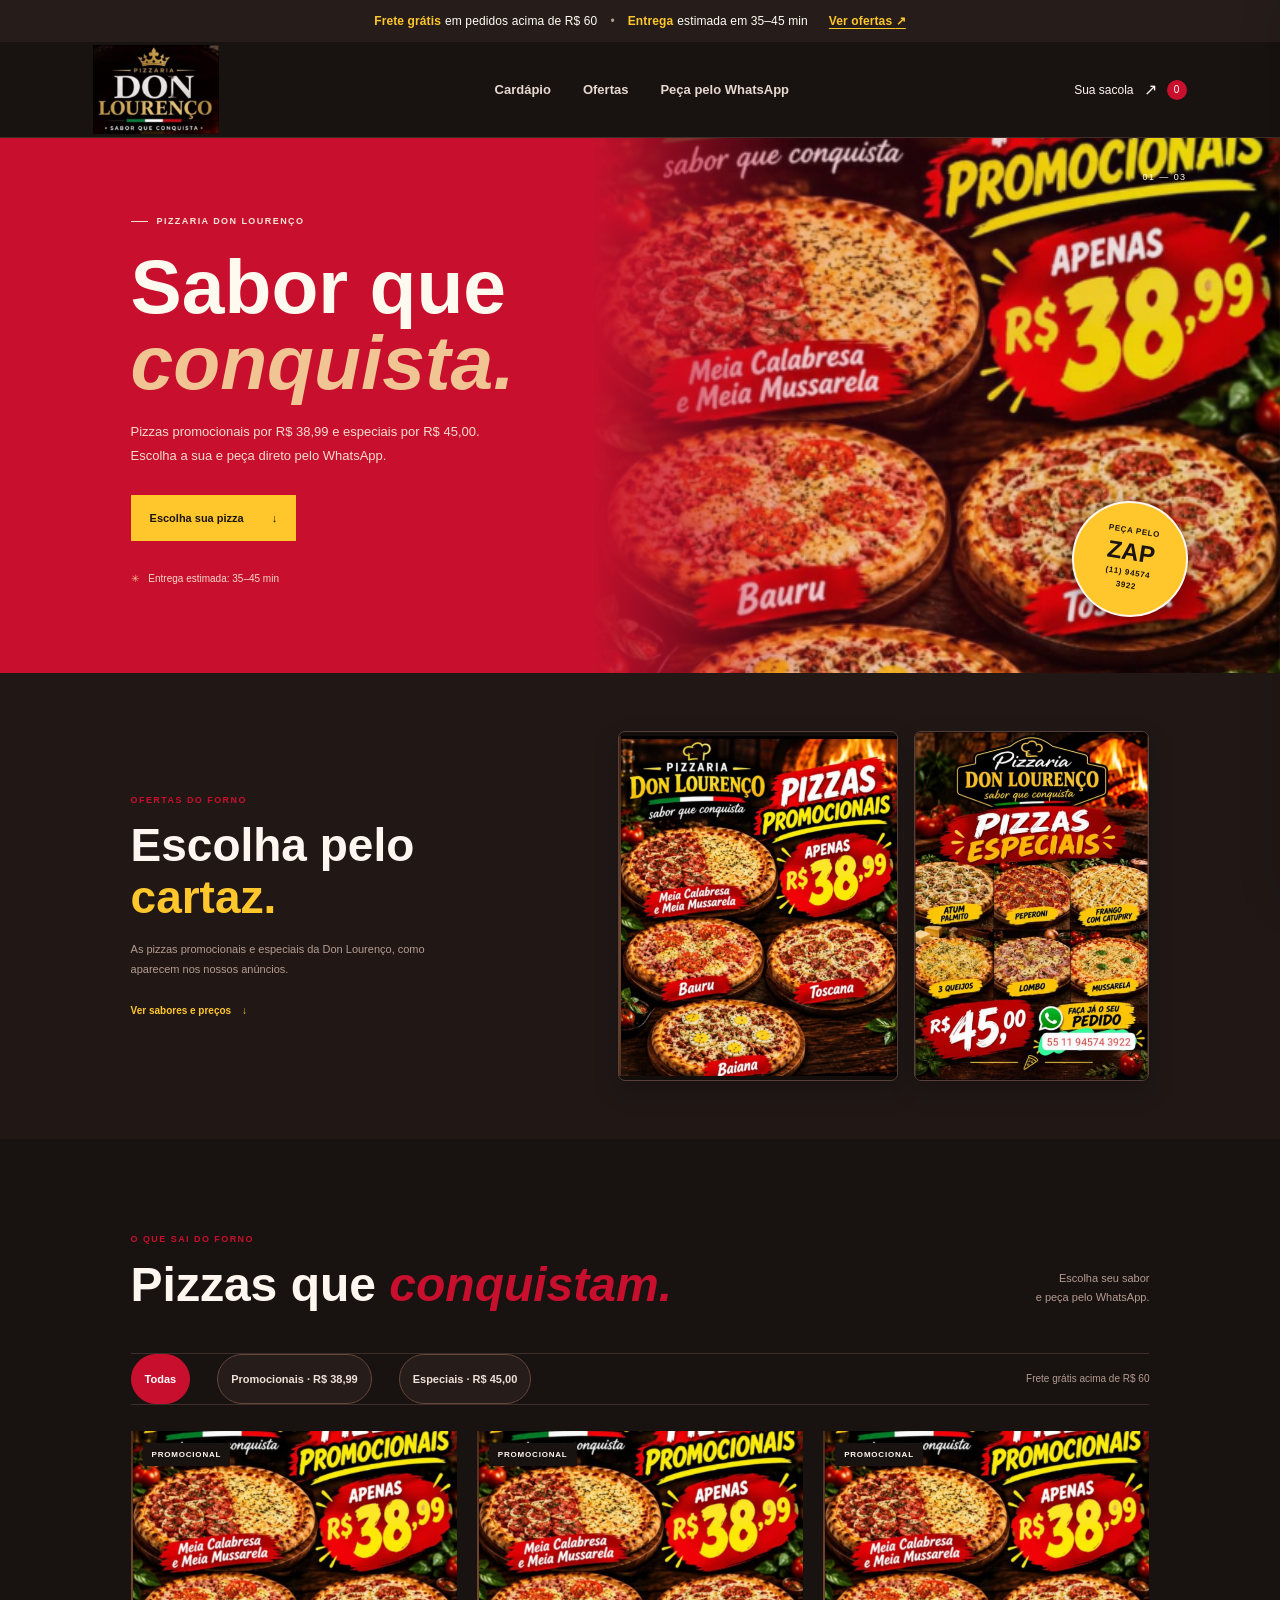
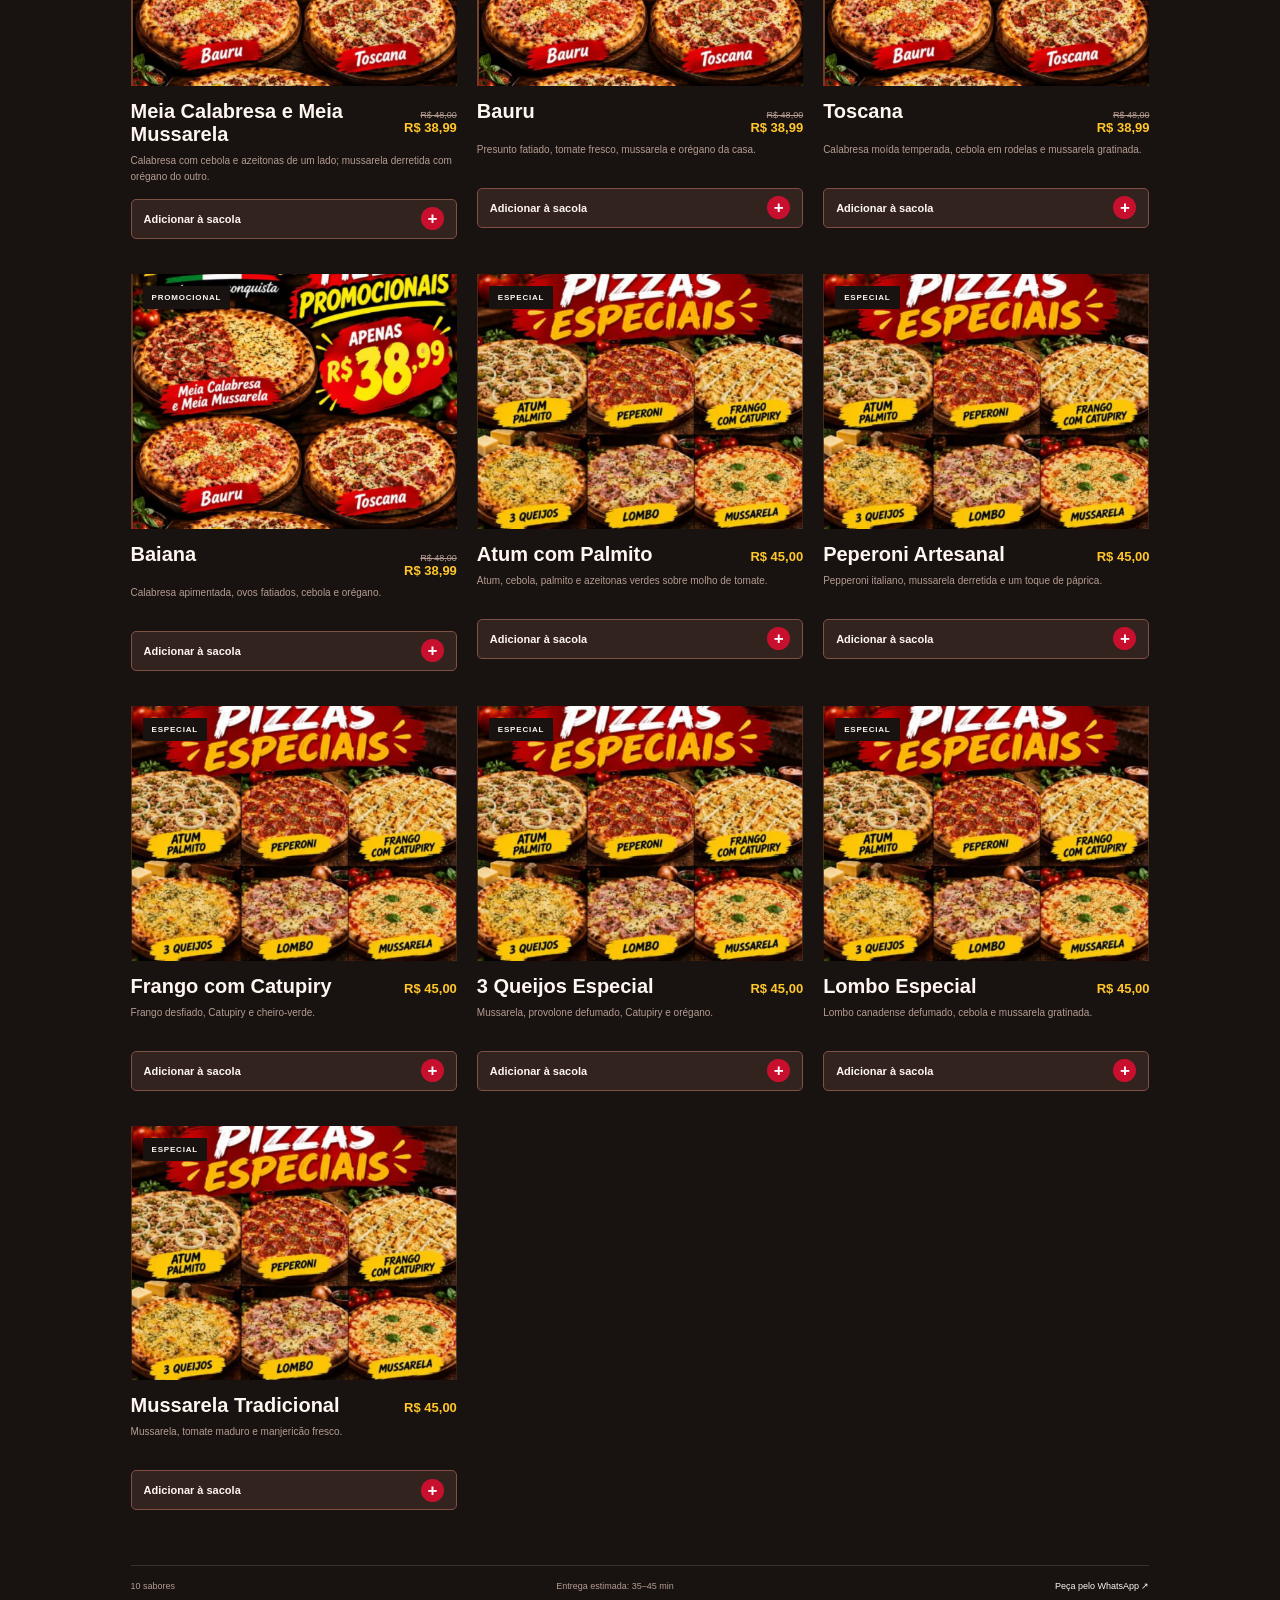
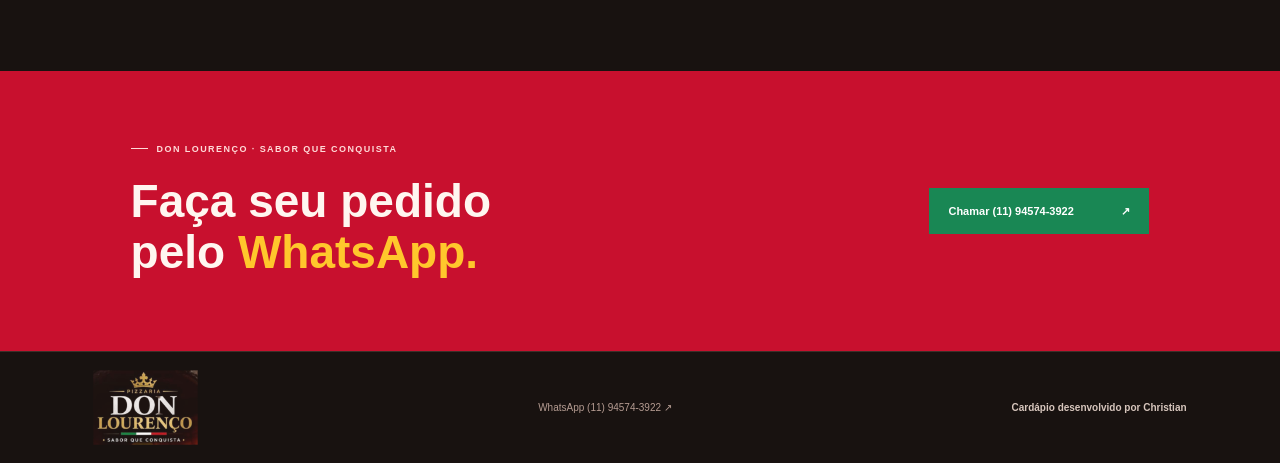
<file: index.html>
<!doctype html>
<html lang="pt-BR">
  <head>
    <meta charset="UTF-8" />
    <meta name="viewport" content="width=device-width, initial-scale=1.0" />
    <meta name="theme-color" content="#181210" />
    <meta name="description" content="Pizzaria Don Lourenço: pizzas promocionais e especiais. Peça pelo WhatsApp." />
    <meta http-equiv="Content-Security-Policy" content="default-src 'self'; img-src 'self' https://images.unsplash.com; style-src 'self' https://fonts.googleapis.com; font-src 'self' https://fonts.gstatic.com; script-src 'self'; object-src 'none'; base-uri 'self'; form-action 'self'; upgrade-insecure-requests" />
    <title>Don Lourenço | Pizza artesanal</title>
    <link rel="preconnect" href="https://fonts.googleapis.com" />
    <link rel="preconnect" href="https://fonts.gstatic.com" crossorigin />
    <link href="https://fonts.googleapis.com/css2?family=Epilogue:wght@600;700;800&family=Plus+Jakarta+Sans:wght@400;500;600;700&display=swap" rel="stylesheet" />
    <link rel="stylesheet" href="styles.css" />
    <script src="app.js" defer></script>
  </head>
  <body>
    <div class="announcement" role="region" aria-label="Informações de entrega e ofertas">
      <span class="announcement__item"><strong>Frete grátis</strong><span>em pedidos acima de R$ 60</span></span>
      <span class="announcement__separator" aria-hidden="true">•</span>
      <span class="announcement__item"><strong>Entrega</strong><span>estimada em 35–45 min</span></span>
      <a href="#ofertas">Ver ofertas <span aria-hidden="true">↗</span></a>
    </div>

    <header class="site-header">
      <a class="brand" href="#inicio" aria-label="Pizzaria Don Lourenço, início">
        <img class="brand__logo" src="LogoPizzaria.jpeg" alt="Pizzaria Don Lourenço — Sabor que conquista" />
      </a>
      <nav class="main-nav" aria-label="Navegação principal">
        <a href="#cardapio">Cardápio</a>
        <a href="#ofertas">Ofertas</a>
        <a href="#contato">Peça pelo WhatsApp</a>
      </nav>
      <button class="cart-trigger" id="open-cart" type="button" aria-label="Abrir sacola">
        <span class="cart-trigger__label">Sua sacola</span>
        <span class="cart-trigger__icon" aria-hidden="true">↗</span>
        <span class="cart-count" id="cart-count" aria-live="polite">0</span>
      </button>
    </header>

    <main>
      <section class="hero" id="inicio" aria-labelledby="hero-title">
        <div class="hero__content">
          <p class="eyebrow"><span></span> PIZZARIA DON LOURENÇO</p>
          <h1 id="hero-title">Sabor que<br /><em>conquista.</em></h1>
          <p class="hero__copy">Pizzas promocionais por R$ 38,99 e especiais por R$ 45,00. Escolha a sua e peça direto pelo WhatsApp.</p>
          <a class="button button--light" href="#cardapio">Escolha sua pizza <span aria-hidden="true">↓</span></a>
          <div class="hero__note"><span aria-hidden="true">✳</span> Entrega estimada: 35–45 min</div>
        </div>
        <div class="hero__image" role="img" aria-label="Pizza artesanal saindo do forno a lenha"></div>
        <div class="hero__stamp" aria-hidden="true"><span>PEÇA PELO</span><strong>ZAP</strong><span>(11) 94574<br />3922</span></div>
        <div class="hero__index" aria-hidden="true">01 — 03</div>
      </section>

      <section class="flyer-section" id="ofertas" aria-labelledby="flyer-title">
        <div class="flyer-copy">
          <p class="eyebrow eyebrow--dark">OFERTAS DO FORNO</p>
          <h2 id="flyer-title">Escolha pelo<br /><em>cartaz.</em></h2>
          <p>As pizzas promocionais e especiais da Don Lourenço, como aparecem nos nossos anúncios.</p>
          <a class="text-link" href="#cardapio">Ver sabores e preços <span aria-hidden="true">↓</span></a>
        </div>
        <div class="flyer-artwork">
          <a href="#cardapio" aria-label="Ver pizzas promocionais por R$ 38,99">
            <img src="stitch_pizzaria_don_louren_o_delivery/pizzaria2.png/screen.png" alt="Cartaz de pizzas promocionais: meia calabresa com mussarela, Bauru, Toscana e Baiana por R$ 38,99" />
          </a>
          <a href="#cardapio" aria-label="Ver pizzas especiais por R$ 45,00">
            <img src="stitch_pizzaria_don_louren_o_delivery/pizzaria.png/screen.png" alt="Cartaz de pizzas especiais: atum com palmito, peperoni, frango com Catupiry, três queijos, lombo e mussarela por R$ 45,00" />
          </a>
        </div>
      </section>

      <section class="menu-section" id="cardapio" aria-labelledby="menu-title">
        <div class="section-heading">
          <div>
            <p class="eyebrow eyebrow--dark">O QUE SAI DO FORNO</p>
            <h2 id="menu-title">Pizzas que <em>conquistam.</em></h2>
          </div>
          <p class="section-heading__aside">Escolha seu sabor<br />e peça pelo WhatsApp.</p>
        </div>

        <div class="menu-toolbar">
          <div class="category-tabs" role="group" aria-label="Filtrar cardápio">
            <button class="category-tab is-active" data-category="todas" type="button" aria-pressed="true">Todas</button>
            <button class="category-tab" data-category="promocionais" type="button" aria-pressed="false">Promocionais · R$ 38,99</button>
            <button class="category-tab" data-category="especiais" type="button" aria-pressed="false">Especiais · R$ 45,00</button>
          </div>
          <span class="menu-toolbar__meta"><span class="status-dot"></span> Frete grátis acima de R$ 60</span>
        </div>

        <div class="pizza-grid" id="pizza-grid" aria-live="polite"></div>
        <div class="menu-footer"><span>10 sabores</span><span>Entrega estimada: 35–45 min</span><a href="#contato">Peça pelo WhatsApp ↗</a></div>
      </section>

      <section class="order-band" id="contato" aria-labelledby="order-title">
        <div>
          <p class="eyebrow"><span></span> DON LOURENÇO · SABOR QUE CONQUISTA</p>
          <h2 id="order-title">Faça seu pedido<br />pelo <em>WhatsApp.</em></h2>
        </div>
        <a class="button button--whatsapp" href="https://wa.me/5511945743922" target="_blank" rel="noopener noreferrer">
          Chamar (11) 94574-3922 <span aria-hidden="true">↗</span>
        </a>
      </section>
    </main>

    <footer class="site-footer">
      <a class="brand brand--footer" href="#inicio" aria-label="Pizzaria Don Lourenço, início"><img class="brand__logo" src="LogoPizzaria.jpeg" alt="Pizzaria Don Lourenço — Sabor que conquista" /></a>
      <a class="footer-contact" href="https://wa.me/5511945743922" target="_blank" rel="noopener noreferrer">WhatsApp (11) 94574-3922 ↗</a>
      <span class="footer-credit">Cardápio desenvolvido por Christian</span>
    </footer>

    <div class="add-confirmation" id="add-confirmation" role="status" aria-live="polite" aria-atomic="true" hidden></div>
    <div class="cart-backdrop" id="cart-backdrop" hidden></div>
    <aside class="cart-panel" id="cart-panel" role="dialog" aria-modal="true" aria-labelledby="cart-title" aria-hidden="true" inert>
      <div class="cart-panel__header">
        <div><p class="eyebrow eyebrow--dark">SUA ESCOLHA</p><h2 id="cart-title">Sua sacola<span id="cart-title-count"></span></h2></div>
        <button class="icon-button" id="close-cart" type="button" aria-label="Fechar sacola">×</button>
      </div>
      <div class="cart-items" id="cart-items"></div>
      <div class="cart-empty" id="cart-empty"><span aria-hidden="true">✳</span><p>Ainda está vazia.</p><button class="text-link" id="browse-menu" type="button">Escolher uma pizza <span aria-hidden="true">↗</span></button></div>
      <div class="cart-panel__footer" id="cart-footer" hidden>
        <div class="cart-subtotal"><span>Subtotal</span><strong id="cart-subtotal">R$ 0,00</strong></div>
        <p id="cart-delivery-note">Frete grátis acima de R$ 60.</p>
        <a class="button button--dark" id="place-order" href="https://wa.me/5511945743922" target="_blank" rel="noopener noreferrer">Fazer pedido <span aria-hidden="true">↗</span></a>
      </div>
    </aside>
  </body>
</html>
</file>
<file: styles.css>
:root {
  color-scheme: dark;
  --paper: #181210;
  --paper-dark: #261d1a;
  --ink: #fff6f0;
  --muted: #b59c92;
  --tomato: #c8102e;
  --tomato-dark: #9b111e;
  --olive: #198754;
  --line: #3d2e29;
  --secondary: #ffc72c;
  --serif: "Epilogue", sans-serif;
  --sans: "Plus Jakarta Sans", sans-serif;
}

* { box-sizing: border-box; }
html { scroll-behavior: smooth; }
body { margin: 0; background: var(--paper); color: var(--ink); font-family: var(--sans); font-size: 15px; -webkit-font-smoothing: antialiased; }
button, a { color: inherit; font: inherit; }
a { text-decoration: none; }
button { cursor: pointer; }
button:focus-visible, a:focus-visible { outline: 2px solid var(--tomato); outline-offset: 4px; }

.announcement { min-height: 42px; padding: 7px 16px; display: flex; justify-content: center; align-items: center; gap: 13px; background: var(--paper-dark); color: #fffdf5; font-size: 12px; letter-spacing: .01em; }
.announcement__item { display: inline-flex; align-items: baseline; gap: 4px; white-space: nowrap; }
.announcement__item strong { color: var(--secondary); font-weight: 800; }
.announcement__separator { color: var(--muted); }
.announcement a { margin-left: 8px; color: var(--secondary); font-weight: 700; text-decoration: underline; text-underline-offset: 3px; white-space: nowrap; }
.site-header { height: 96px; padding: 0 7.3%; display: flex; align-items: center; justify-content: space-between; border-bottom: 1px solid var(--line); }
.brand { display: inline-flex; align-items: center; }
.brand__logo { width: 126px; height: auto; display: block; }
.main-nav { display: flex; gap: 32px; color: #e7d8d0; font-size: 13px; font-weight: 600; }
.main-nav a { transition: color .25s ease, transform .25s ease; }
.main-nav a:hover, .text-link:hover { color: var(--secondary); }
.main-nav a:hover { transform: translateY(-2px); }
.cart-trigger { position: relative; display: flex; align-items: center; gap: 10px; padding: 10px 0 10px 10px; border: 0; background: transparent; font-size: 12px; }
.cart-trigger__icon { font-size: 16px; }
.cart-count { min-width: 20px; height: 20px; padding: 0 5px; display: grid; place-items: center; border-radius: 50%; background: var(--tomato); color: white; font-size: 10px; }

.hero { position: relative; min-height: 535px; overflow: hidden; display: flex; align-items: center; background: var(--tomato); color: #fffaf0; }
.hero__content { position: relative; z-index: 2; width: 52%; padding: 69px 0 80px 10.2%; }
.eyebrow { margin: 0 0 22px; display: flex; align-items: center; gap: 9px; color: #f3e4d8; font-size: 9px; font-weight: 700; letter-spacing: .16em; }
.eyebrow > span { width: 17px; height: 1px; background: currentColor; }
h1, h2, p { margin-top: 0; }
.hero h1, .section-heading h2, .story h2 { margin-bottom: 20px; font-family: var(--serif); font-weight: 600; letter-spacing: 0; }
.hero h1 { font-size: clamp(48px, 6vw, 78px); line-height: .99; }
.hero h1 em, .section-heading h2 em, .story h2 em { font-weight: 600; }
.hero h1 em { color: #f1c493; }
.hero__copy { max-width: 370px; margin-bottom: 28px; color: #f5dcd0; font-size: 13px; line-height: 1.8; }
.button { min-height: 46px; padding: 0 19px; display: inline-flex; align-items: center; justify-content: space-between; gap: 28px; border: 0; font-size: 11px; font-weight: 700; transition: background .2s, transform .2s; }
.button:hover { transform: translateY(-2px); }
.button--light { background: var(--secondary); color: #1a1412; }
.button--light:hover { background: #fff; }
.hero__note { margin-top: 32px; color: #f4d8cb; font-size: 10px; }
.hero__note span { margin-right: 7px; color: #f1c493; }
.hero__image { position: absolute; inset: 0 0 0 46%; background: linear-gradient(90deg, var(--tomato) 0%, rgba(200,16,46,.2) 31%, rgba(28,20,13,.08) 100%), url("https://images.unsplash.com/photo-1513104890138-7c749659a591?auto=format&fit=crop&w=1400&q=85") center 54% / cover, url("stitch_pizzaria_don_louren_o_delivery/pizzaria2.png/screen.png") center 54% / cover; }
.hero__stamp { position: absolute; z-index: 2; right: 7.2%; bottom: 56px; width: 116px; height: 116px; display: flex; flex-direction: column; align-items: center; justify-content: center; border: 2px solid #fff6f0; border-radius: 50%; background: var(--secondary); box-shadow: 0 4px 18px rgba(0,0,0,.4); color: #1a1412; text-align: center; transform: rotate(9deg); }
.hero__stamp span { font-size: 8px; font-weight: 700; line-height: 1.6; letter-spacing: .08em; }
.hero__stamp strong { font-family: var(--serif); font-size: 24px; line-height: 1.2; }
.hero__index { position: absolute; right: 7.3%; top: 34px; color: #fffaf0; font-size: 9px; letter-spacing: .16em; }

.flyer-section { padding: 58px 10.2%; display: grid; grid-template-columns: .8fr 1.2fr; align-items: center; gap: 44px; background: #211816; }
.flyer-copy h2, .order-band h2 { margin: 0 0 17px; font-family: var(--serif); font-size: clamp(32px, 4vw, 46px); line-height: 1.12; }
.flyer-copy h2 em, .order-band h2 em { color: var(--secondary); font-style: normal; }
.flyer-copy > p:not(.eyebrow) { max-width: 330px; margin: 0 0 20px; color: var(--muted); font-size: 11px; line-height: 1.8; }
.flyer-copy .text-link { color: var(--secondary); }
.flyer-artwork { display: flex; align-items: center; justify-content: flex-end; gap: 16px; }
.flyer-artwork a { height: min(350px, 29vw); max-width: 48%; display: block; overflow: hidden; border: 1px solid #55413a; border-radius: 7px; background: #130d0b; box-shadow: 0 10px 24px rgba(0,0,0,.24); }
.flyer-artwork img { width: 100%; height: 100%; display: block; object-fit: contain; }

.menu-section { padding: 95px 10.2% 80px; }
.section-heading { display: flex; align-items: end; justify-content: space-between; margin-bottom: 42px; }
.eyebrow--dark { margin-bottom: 15px; color: var(--tomato); }
.section-heading h2 { margin-bottom: 0; font-size: clamp(34px, 4vw, 48px); line-height: 1.08; }
.section-heading h2 em, .story h2 em { color: var(--tomato); }
.section-heading__aside { margin-bottom: 4px; color: var(--muted); font-size: 11px; line-height: 1.7; text-align: right; }
.menu-toolbar { min-height: 52px; display: flex; align-items: center; justify-content: space-between; border-top: 1px solid var(--line); border-bottom: 1px solid var(--line); }
.category-tabs { display: flex; gap: 27px; align-self: stretch; }
.category-tab { position: relative; padding: 0 13px; border: 1px solid #65463b; border-radius: 999px; background: var(--paper-dark); color: #f0dfd6; font-size: 11px; font-weight: 600; transition: border-color .25s ease, background .25s ease, color .25s ease, transform .25s ease; }
.category-tab::after { display: none; }
.category-tab:hover, .category-tab.is-active { color: var(--ink); }
.category-tab:hover { border-color: var(--secondary); transform: translateY(-1px); }
.category-tab.is-active { border-color: var(--tomato); background: var(--tomato); color: white; }
.category-tab:focus-visible { outline-color: var(--secondary); }
.menu-toolbar__meta { display: flex; align-items: center; gap: 8px; color: var(--muted); font-size: 10px; }
.status-dot { background: #778258; }
.pizza-grid { display: grid; grid-template-columns: repeat(3, minmax(0, 1fr)); gap: 35px 20px; padding-top: 26px; }
.pizza-card { min-width: 0; }
.pizza-grid.is-entering-forward .pizza-card__image-wrap { animation: image-enter-forward .72s cubic-bezier(.22,.68,0,1.08) both; }
.pizza-grid.is-entering-forward .pizza-card__body { animation: info-enter-forward .78s cubic-bezier(.22,.68,0,1.08) .07s both; }
.pizza-grid.is-entering-backward .pizza-card__image-wrap { animation: image-enter-backward .72s cubic-bezier(.22,.68,0,1.08) both; }
.pizza-grid.is-entering-backward .pizza-card__body { animation: info-enter-backward .78s cubic-bezier(.22,.68,0,1.08) .07s both; }
@keyframes image-enter-forward { from { opacity: .35; transform: translateX(30px) scale(.985); } to { opacity: 1; transform: translateX(0) scale(1); } }
@keyframes info-enter-forward { from { opacity: .35; transform: translateX(-18px); } to { opacity: 1; transform: translateX(0); } }
@keyframes image-enter-backward { from { opacity: .35; transform: translateX(-30px) scale(.985); } to { opacity: 1; transform: translateX(0) scale(1); } }
@keyframes info-enter-backward { from { opacity: .35; transform: translateX(18px); } to { opacity: 1; transform: translateX(0); } }
.pizza-card__image-wrap { position: relative; aspect-ratio: 1.28; overflow: hidden; background: var(--paper-dark); }
.pizza-card__image { width: 100%; height: 100%; display: block; object-fit: cover; transition: transform .45s; }
.pizza-card:hover .pizza-card__image { transform: scale(1.04); }
.pizza-card__tag { position: absolute; top: 12px; left: 12px; padding: 7px 9px; background: var(--paper); color: var(--ink); font-size: 8px; font-weight: 700; letter-spacing: .1em; text-transform: uppercase; }
.pizza-card__body { padding-top: 14px; }
.pizza-card__title-row { display: flex; align-items: baseline; justify-content: space-between; gap: 12px; }
.pizza-card h3 { margin: 0; font-family: var(--serif); font-size: 20px; font-weight: 600; }
.pizza-card__prices { display: flex; flex-direction: column; align-items: flex-end; white-space: nowrap; }
.pizza-card__prices del { color: var(--muted); font-size: 9px; }
.pizza-card__price { color: var(--secondary); white-space: nowrap; font-size: 13px; font-weight: 800; }
.pizza-card__description { min-height: 33px; margin: 7px 0 13px; color: var(--muted); font-size: 10px; line-height: 1.6; }
.add-button { width: 100%; min-height: 40px; display: flex; align-items: center; justify-content: space-between; padding: 0 12px; border: 1px solid #805044; border-radius: 5px; background: #33231f; color: #fff6f0; font-size: 11px; font-weight: 700; transition: border-color .25s ease, background .25s ease, color .25s ease, transform .25s ease; }
.add-button span:last-child { width: 23px; height: 23px; display: grid; place-items: center; border-radius: 50%; background: var(--tomato); color: #fff; font-size: 17px; line-height: 1; }
.add-button:hover { border-color: var(--tomato); background: var(--tomato); color: #fff; }
.add-button:hover { transform: translateY(-2px); }
.add-button:hover span:last-child { background: #fff; color: var(--tomato); }
.add-button:focus-visible { outline-color: var(--secondary); }
.menu-footer { margin-top: 55px; padding-top: 15px; display: flex; justify-content: space-between; border-top: 1px solid var(--line); color: var(--muted); font-size: 9px; }
.menu-footer a { color: var(--ink); }

.text-link { padding: 0; border: 0; background: transparent; color: inherit; font-size: 10px; font-weight: 700; }
.text-link span { margin-left: 8px; }
.order-band { min-height: 280px; padding: 60px 10.2%; display: flex; align-items: center; justify-content: space-between; gap: 30px; background: var(--tomato); color: #fff6f0; }
.order-band .eyebrow { color: #ffdad8; }
.order-band h2 { margin-bottom: 0; }
.button--whatsapp { min-width: 220px; background: var(--olive); color: white; }
.button--whatsapp:hover { background: #126d42; }

.site-footer { min-height: 90px; padding: 18px 7.3%; display: flex; align-items: center; justify-content: space-between; border-top: 1px solid var(--line); }
.brand--footer .brand__logo { width: 105px; mix-blend-mode: screen; }
.site-footer > span, .footer-contact { margin: 0; color: var(--muted); font-size: 10px; }
.footer-credit { color: #d7c6bd !important; font-weight: 600; }
.footer-contact:hover { color: var(--secondary); }

.cart-backdrop { position: fixed; z-index: 10; inset: 0; background: rgba(20,22,18,.44); }
.cart-panel { position: fixed; z-index: 11; top: 0; right: 0; bottom: 0; width: min(420px, 100%); height: 100vh; height: 100dvh; padding: 28px; display: flex; flex-direction: column; overflow: hidden; overscroll-behavior: contain; background: var(--paper); box-shadow: -10px 0 40px rgba(0,0,0,.12); transform: translateX(102%); transition: transform .3s ease; }
.cart-panel.is-open { transform: translateX(0); }
.cart-panel__header { flex: 0 0 auto; display: flex; justify-content: space-between; align-items: flex-start; padding-bottom: 19px; border-bottom: 1px solid var(--line); }
.cart-panel__header .eyebrow { margin-bottom: 8px; }
.cart-panel__header h2 { margin: 0; font-family: var(--serif); font-size: 28px; }
.cart-panel__header h2 span { margin-left: 8px; color: var(--muted); font-family: var(--sans); font-size: 12px; }
.icon-button { width: 34px; height: 34px; border: 1px solid var(--line); background: transparent; font-size: 23px; line-height: 1; }
.cart-items { min-height: 0; flex: 1 1 auto; overflow-y: auto; overscroll-behavior: contain; }
.cart-empty { flex: 1; display: flex; flex-direction: column; align-items: center; justify-content: center; color: var(--muted); }
.cart-empty[hidden], .cart-panel__footer[hidden] { display: none; }
.cart-empty > span { color: var(--tomato); font-size: 28px; }
.cart-empty p { margin: 10px 0; font-family: var(--serif); font-size: 22px; color: var(--ink); }
.cart-empty .text-link { color: var(--tomato); }
.cart-item { display: grid; grid-template-columns: 74px 1fr auto; gap: 13px; padding: 17px 0; border-bottom: 1px solid var(--line); }
.cart-item img { width: 74px; height: 68px; object-fit: cover; }
.cart-item h3 { margin: 2px 0 5px; font-family: var(--serif); font-size: 16px; }
.cart-item p { margin: 0; color: var(--muted); font-size: 10px; }
.cart-item__price { font-size: 11px; font-weight: 700; }
.quantity-control { display: inline-flex; align-items: center; gap: 10px; margin-top: 10px; }
.quantity-control button { width: 22px; height: 22px; border: 1px solid var(--line); background: transparent; }
.quantity-control span { min-width: 10px; text-align: center; font-size: 10px; }
.cart-panel__footer { flex: 0 0 auto; padding-top: 18px; border-top: 1px solid var(--line); }
.cart-subtotal { display: flex; justify-content: space-between; font-size: 13px; }
.cart-subtotal strong { font-size: 15px; }
.cart-panel__footer > p { margin: 8px 0 17px; color: var(--muted); font-size: 9px; }
.button--dark { width: 100%; background: var(--tomato); color: white; }
.button--dark:hover { background: var(--tomato-dark); }
.add-confirmation { position: fixed; z-index: 20; right: 20px; bottom: 20px; max-width: min(420px, calc(100vw - 32px)); padding: 14px 18px; border: 1px solid #6bd69b; border-radius: 8px; background: #0b5d38; box-shadow: 0 8px 26px rgba(0,0,0,.35); color: #fff; font-size: 14px; font-weight: 700; }
.add-confirmation[hidden] { display: none; }

@media (max-width: 760px) {
  .announcement { min-height: 0; padding: 8px 10px; flex-wrap: wrap; gap: 5px 8px; font-size: 10px; }
  .announcement__item { gap: 3px; }
  .announcement a { margin-left: 3px; }
  .site-header { height: 78px; padding: 0 5%; }
  .brand__logo { width: 102px; }
  .main-nav { display: none; }
  .cart-trigger__label { display: none; }
  .hero { min-height: 590px; align-items: flex-start; }
  .hero__content { width: 100%; padding: 53px 8% 260px; }
  .hero h1 { font-size: clamp(49px, 13vw, 70px); }
  .hero__copy { max-width: 330px; }
  .hero__image { inset: 40% 0 0; background-image: linear-gradient(180deg, var(--tomato) 0%, rgba(200,16,46,.1) 37%, rgba(28,20,13,.08) 100%), url("https://images.unsplash.com/photo-1513104890138-7c749659a591?auto=format&fit=crop&w=1000&q=80"), url("stitch_pizzaria_don_louren_o_delivery/pizzaria2.png/screen.png"); background-position: center, center 56%, center 56%; }
  .hero__stamp { right: 7%; bottom: 26px; width: 94px; height: 94px; }
  .hero__stamp strong { font-size: 20px; }
  .hero__stamp span { font-size: 7px; }
  .hero__index { top: auto; right: auto; bottom: 30px; left: 8%; }
  .menu-section { padding: 65px 6% 58px; }
  .flyer-section { padding: 48px 6%; grid-template-columns: 1fr; gap: 25px; }
  .flyer-artwork { justify-content: center; gap: 12px; }
  .flyer-artwork a { height: min(320px, 83vw); max-width: 47%; }
  .flyer-copy h2 { font-size: 34px; }
  .section-heading { align-items: flex-start; gap: 12px; margin-bottom: 28px; }
  .section-heading h2 { font-size: 35px; }
  .section-heading__aside { display: none; }
  .menu-toolbar { align-items: flex-start; flex-direction: column; gap: 12px; padding: 13px 0; }
  .category-tabs { width: 100%; justify-content: space-between; gap: 9px; }
  .category-tab { min-height: 29px; font-size: 10px; }
  .menu-toolbar__meta { font-size: 9px; }
  .pizza-grid { grid-template-columns: 1fr; gap: 13px; padding-top: 19px; }
  .pizza-card { display: grid; grid-template-columns: 36% minmax(0, 1fr); gap: 13px; padding: 10px; border: 1px solid var(--line); border-radius: 8px; background: var(--paper-dark); }
  .pizza-card__image-wrap { height: 100%; min-height: 128px; aspect-ratio: auto; }
  .pizza-card__tag { top: 7px; left: 7px; padding: 6px; font-size: 7px; }
  .pizza-card h3 { font-size: 15px; }
  .pizza-card__title-row { align-items: flex-start; gap: 4px; flex-direction: column; }
  .pizza-card__prices { align-items: flex-start; flex-direction: row; gap: 7px; }
  .pizza-card__price { font-size: 11px; }
  .pizza-card__description { min-height: 0; margin-bottom: 9px; font-size: 9px; }
  .pizza-card__body { display: flex; flex-direction: column; align-items: flex-start; }
  .pizza-card .add-button { width: 100%; min-height: 36px; margin-top: auto; padding: 0 9px; font-size: 9px; }
  .menu-footer { margin-top: 36px; }
  .menu-footer span:nth-child(2) { display: none; }
  .order-band { min-height: 0; padding: 46px 8%; align-items: flex-start; flex-direction: column; }
  .order-band h2 { font-size: 34px; }
  .button--whatsapp { width: 100%; }
  .brand--footer .brand__logo { width: 92px; }
  .site-footer { min-height: 100px; padding: 18px 5%; flex-wrap: wrap; gap: 12px; }
  .footer-contact { order: 3; width: 100%; }
  .site-footer > span { font-size: 9px; }
}

@media (max-width: 370px) {
  .announcement { gap: 5px; font-size: 8px; }
  .category-tabs { gap: 5px; }
  .category-tab { font-size: 9px; }
  .pizza-card { grid-template-columns: 34% minmax(0, 1fr); }
  .pizza-card__image-wrap { min-height: 130px; }
}

@media (prefers-reduced-motion: reduce) {
  *, *::before, *::after { scroll-behavior: auto !important; animation-duration: .01ms !important; animation-iteration-count: 1 !important; transition-duration: .01ms !important; }
}
</file>
